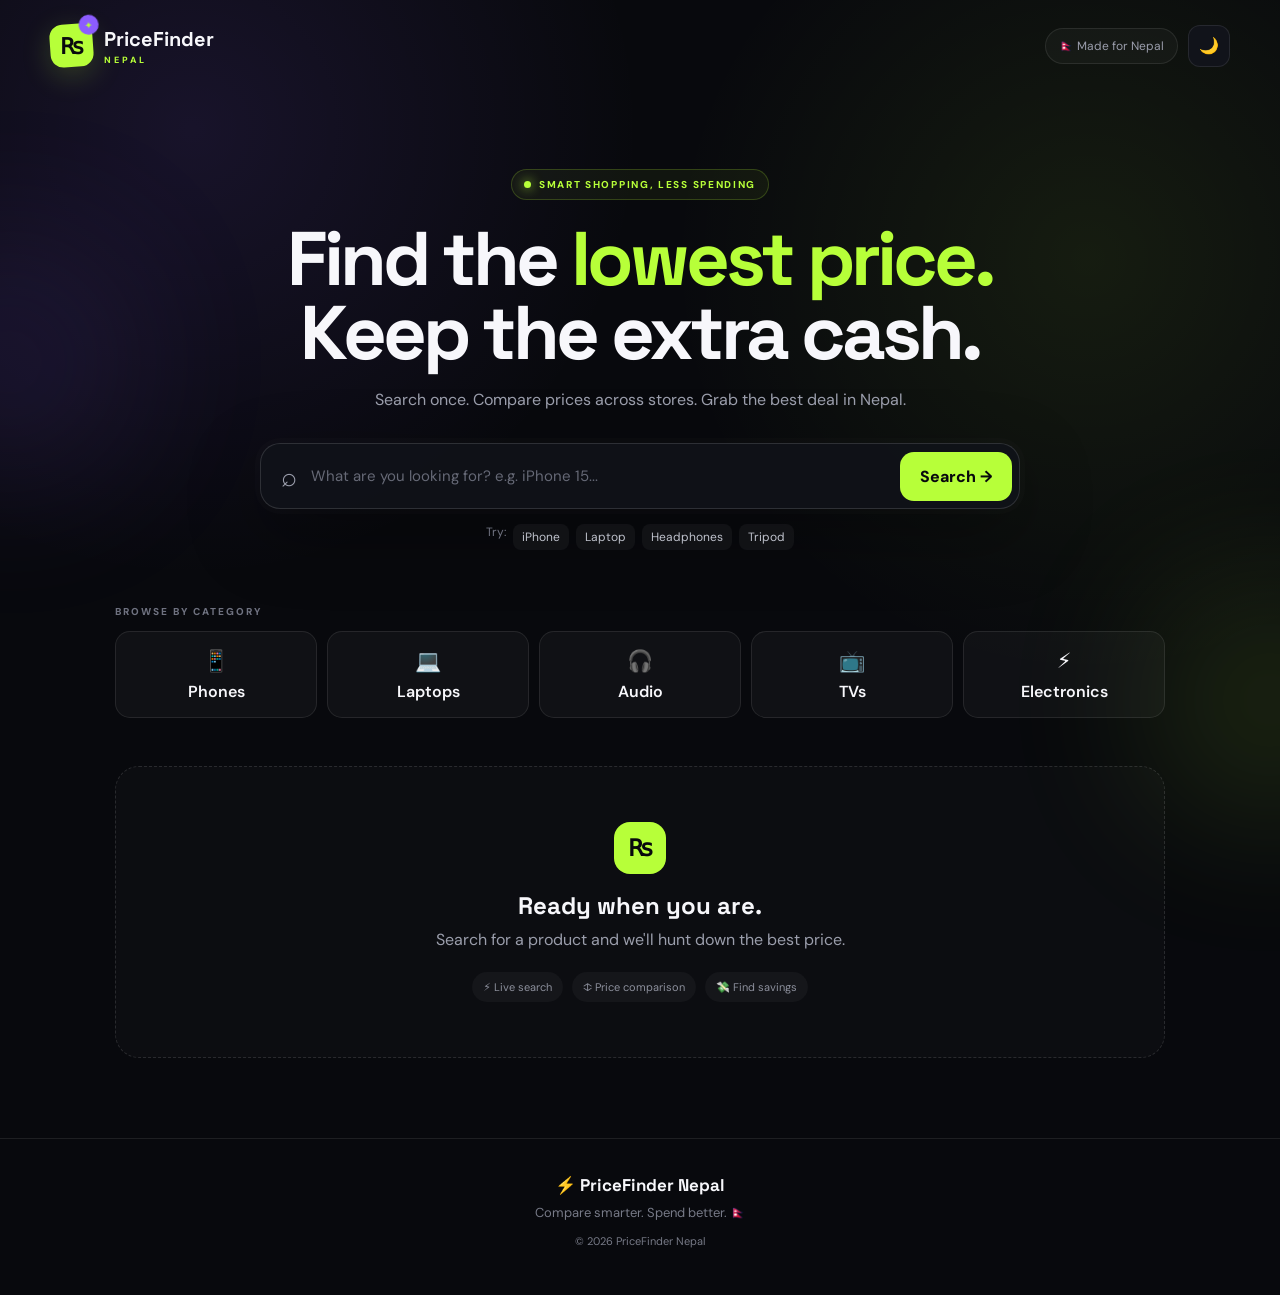
<file: index.html>
<!DOCTYPE html>
<html lang="en">
<head>
  <meta charset="UTF-8">

  <meta
    name="viewport"
    content="width=device-width, initial-scale=1.0"
  >

  <meta
    name="description"
    content="PriceFinder Nepal — compare prices and find the best deals from Nepali stores."
  >

  <title>PriceFinder Nepal ⚡</title>

  <link rel="stylesheet" href="style.css">
</head>

<body>

  <!-- ==========================================
       BACKGROUND GLOW
  =========================================== -->

  <div class="bg-glow glow-one"></div>
  <div class="bg-glow glow-two"></div>


  <!-- ==========================================
       HEADER
  =========================================== -->

  <header class="site-header">

    <!-- LOGO -->

    <a
      href="index.html"
      class="brand"
      aria-label="PriceFinder Nepal home"
    >

      <span
        class="brand-mark"
        aria-hidden="true"
      >

        <span class="brand-tag">
          ₨
        </span>

        <span class="brand-spark">
          ✦
        </span>

      </span>


      <span class="brand-copy">

        <strong>
          PriceFinder
        </strong>

        <small>
          NEPAL
        </small>

      </span>

    </a>


    <!-- HEADER ACTIONS -->

    <div class="header-actions">

      <span class="nepal-pill">
        🇳🇵 Made for Nepal
      </span>


      <!-- THEME BUTTON -->

      <button
        id="themeToggle"
        class="theme-toggle"
        type="button"
        aria-label="Switch to light mode"
      >
        🌙
      </button>

    </div>

  </header>



  <!-- ==========================================
       MAIN
  =========================================== -->

  <main class="page-shell">


    <!-- ========================================
         HERO
    ========================================= -->

    <section class="hero">

      <div class="hero-kicker">

        <span></span>

        SMART SHOPPING, LESS SPENDING

      </div>


      <h1>

        Find the
        <em>
          lowest price.
        </em>

        <br>

        Keep the extra cash.

      </h1>


      <p class="hero-text">

        Search once. Compare prices across stores.
        Grab the best deal in Nepal.

      </p>



      <!-- ======================================
           SEARCH
      ====================================== -->

      <div class="search-box">

        <span
          class="search-icon"
          aria-hidden="true"
        >
          ⌕
        </span>


        <input
          type="text"
          id="searchInput"
          placeholder="What are you looking for? e.g. iPhone 15..."
          autocomplete="off"
          aria-label="Search for a product"
          onkeydown="
            if(event.key === 'Enter')
            searchProduct()
          "
        >


        <button
          onclick="searchProduct()"
          type="button"
        >

          Search

          <span>
            →
          </span>

        </button>

      </div>



      <!-- QUICK SEARCH -->

      <div class="search-hint">

        <span>
          Try:
        </span>


        <button
          type="button"
          onclick="
            document.getElementById('searchInput').value='iPhone';
            searchProduct();
          "
        >
          iPhone
        </button>


        <button
          type="button"
          onclick="
            document.getElementById('searchInput').value='laptop';
            searchProduct();
          "
        >
          Laptop
        </button>


        <button
          type="button"
          onclick="
            document.getElementById('searchInput').value='headphones';
            searchProduct();
          "
        >
          Headphones
        </button>


        <button
          type="button"
          onclick="
            document.getElementById('searchInput').value='tripod';
            searchProduct();
          "
        >
          Tripod
        </button>

      </div>

    </section>



    <!-- ========================================
         CATEGORIES
    ========================================= -->

    <section class="category-section">

      <div class="section-label">
        BROWSE BY CATEGORY
      </div>


      <div class="categories">


        <button
          type="button"
          onclick="searchCategory('phone')"
        >

          <span>
            📱
          </span>

          Phones

        </button>



        <button
          type="button"
          onclick="searchCategory('laptop')"
        >

          <span>
            💻
          </span>

          Laptops

        </button>



        <button
          type="button"
          onclick="searchCategory('audio')"
        >

          <span>
            🎧
          </span>

          Audio

        </button>



        <button
          type="button"
          onclick="searchCategory('tv')"
        >

          <span>
            📺
          </span>

          TVs

        </button>



        <button
          type="button"
          onclick="searchCategory('electronics')"
        >

          <span>
            ⚡
          </span>

          Electronics

        </button>

      </div>

    </section>



    <!-- ========================================
         RESULTS
         
         IMPORTANT:
         Your existing script.js writes the
         search results into this container.
    ========================================= -->

    <section
      id="results"
      class="results-panel"
    >

      <div class="empty-state">

        <div class="empty-icon">
          ₨
        </div>


        <h2>
          Ready when you are.
        </h2>


        <p>
          Search for a product and
          we'll hunt down the best price.
        </p>


        <div class="mini-stats">

          <span>
            ⚡ Live search
          </span>

          <span>
            ↕ Price comparison
          </span>

          <span>
            💸 Find savings
          </span>

        </div>

      </div>

    </section>

  </main>



  <!-- ==========================================
       FOOTER
  =========================================== -->

  <footer class="site-footer">

    <div class="footer-brand">
      ⚡ PriceFinder Nepal
    </div>


    <p>
      Compare smarter. Spend better. 🇳🇵
    </p>


    <small>
      © 2026 PriceFinder Nepal
    </small>

  </footer>



  <!-- ==========================================
       YOUR EXISTING SEARCH SCRIPT
       
       DO NOT CHANGE script.js
  =========================================== -->

  <script src="script.js"></script>



  <!-- ==========================================
       DARK / LIGHT THEME
  =========================================== -->

  <script>

    document.addEventListener(
      "DOMContentLoaded",
      function () {

        const toggle =
          document.getElementById(
            "themeToggle"
          );


        /*
         * Make sure the button exists.
         */

        if (!toggle) {
          return;
        }


        /*
         * Get saved theme.
         */

        const savedTheme =
          localStorage.getItem(
            "pricefinder-theme"
          );


        /*
         * Apply theme.
         */

        function applyTheme(theme) {

          const isLight =
            theme === "light";


          /*
           * Add/remove light-mode
           * class from BODY.
           */

          document.body.classList.toggle(
            "light-mode",
            isLight
          );


          /*
           * Change button icon.
           */

          toggle.textContent =
            isLight
              ? "☀️"
              : "🌙";


          /*
           * Accessibility label.
           */

          toggle.setAttribute(
            "aria-label",
            isLight
              ? "Switch to dark mode"
              : "Switch to light mode"
          );

        }


        /*
         * Load saved theme.
         *
         * Default = DARK
         */

        if (
          savedTheme === "light"
        ) {

          applyTheme("light");

        } else {

          applyTheme("dark");

        }


        /*
         * THEME BUTTON CLICK
         */

        toggle.addEventListener(
          "click",
          function () {


            /*
             * Check current mode.
             */

            const currentlyLight =
              document.body.classList.contains(
                "light-mode"
              );


            /*
             * Choose next mode.
             */

            const nextTheme =
              currentlyLight
                ? "dark"
                : "light";


            /*
             * Save theme.
             */

            localStorage.setItem(
              "pricefinder-theme",
              nextTheme
            );


            /*
             * Apply theme.
             */

            applyTheme(
              nextTheme
            );

          }
        );

      }
    );

  </script>

</body>
</html>
</file>
<file: style.css>
@import url('https://fonts.googleapis.com/css2?family=DM+Sans:wght@400;500;600;700;800&family=Space+Grotesk:wght@500;600;700&display=swap');

:root {
  --bg: #08090d;
  --surface: #11131a;
  --surface-2: #171922;
  --surface-3: #1d202a;
  --text: #f7f7fb;
  --muted: #9b9eac;
  --muted-2: #6f7280;
  --line: rgba(255,255,255,.09);
  --accent: #b7ff39;
  --accent-2: #8c5cff;
  --danger: #ff5577;
  --warning: #ffc857;
  --shadow: 0 24px 70px rgba(0,0,0,.35);
}

* {
  box-sizing: border-box;
}

html {
  scroll-behavior: smooth;
}

body {
  margin: 0;
  min-height: 100vh;
  color: var(--text);
  background:
    radial-gradient(
      circle at 15% 10%,
      rgba(140,92,255,.12),
      transparent 28rem
    ),
    radial-gradient(
      circle at 85% 20%,
      rgba(183,255,57,.08),
      transparent 26rem
    ),
    var(--bg);
  font-family: "DM Sans", system-ui, sans-serif;
  transition:
    background .25s ease,
    color .25s ease;
}

button,
input {
  font: inherit;
}

button {
  cursor: pointer;
}

a {
  text-decoration: none;
}


/* ==========================================================
   BACKGROUND
========================================================== */

.bg-glow {
  position: fixed;
  width: 220px;
  height: 220px;
  border-radius: 50%;
  filter: blur(90px);
  opacity: .16;
  pointer-events: none;
  z-index: -1;
}

.glow-one {
  background: var(--accent-2);
  top: 28%;
  left: -100px;
}

.glow-two {
  background: var(--accent);
  right: -100px;
  bottom: 10%;
}


/* ==========================================================
   HEADER
========================================================== */

.site-header {
  width: min(1180px, calc(100% - 32px));
  margin: 0 auto;
  padding: 24px 0;
  display: flex;
  justify-content: space-between;
  align-items: center;
  gap: 20px;
}

.brand {
  display: inline-flex;
  align-items: center;
  gap: 11px;
  color: var(--text);
}

.brand-mark {
  width: 43px;
  height: 43px;
  display: grid;
  place-items: center;
  position: relative;
  border-radius: 13px;
  color: #090b0d;
  background: var(--accent);
  box-shadow:
    0 8px 30px rgba(183,255,57,.2);
  transform: rotate(-4deg);
}

.brand-tag {
  font:
    700 22px
    "Space Grotesk",
    sans-serif;
  transform: rotate(4deg);
}

.brand-spark {
  position: absolute;
  top: -8px;
  right: -7px;
  color: var(--accent);
  background: var(--accent-2);
  width: 20px;
  height: 20px;
  display: grid;
  place-items: center;
  border-radius: 50%;
  font-size: 10px;
}

.brand-copy {
  display: flex;
  flex-direction: column;
  line-height: .95;
}

.brand-copy strong {
  font:
    700 20px
    "Space Grotesk",
    sans-serif;
}

.brand-copy small {
  margin-top: 4px;
  color: var(--accent);
  font-size: 9px;
  font-weight: 800;
  letter-spacing: 3px;
}

.header-actions {
  display: flex;
  align-items: center;
  gap: 10px;
}

.nepal-pill {
  padding: 9px 13px;
  border: 1px solid var(--line);
  border-radius: 999px;
  color: var(--muted);
  font-size: 12px;
  background: rgba(255,255,255,.03);
}

.theme-toggle {
  width: 42px;
  height: 42px;
  border: 1px solid var(--line);
  border-radius: 12px;
  color: var(--text);
  background: var(--surface);
}


/* ==========================================================
   MAIN
========================================================== */

.page-shell {
  width: min(1050px, calc(100% - 32px));
  margin: 0 auto;
}


/* ==========================================================
   HERO
========================================================== */

.hero {
  text-align: center;
  padding: 78px 0 55px;
}

.hero-kicker {
  display: inline-flex;
  align-items: center;
  gap: 8px;
  padding: 8px 12px;
  border: 1px solid rgba(183,255,57,.2);
  border-radius: 999px;
  color: var(--accent);
  background: rgba(183,255,57,.05);
  font-size: 10px;
  font-weight: 800;
  letter-spacing: 1.7px;
}

.hero-kicker span,
.live-dot {
  width: 7px;
  height: 7px;
  border-radius: 50%;
  background: var(--accent);
  box-shadow: 0 0 12px var(--accent);
  animation: pulse 1.6s infinite;
}

.hero h1 {
  margin: 22px 0 15px;
  font:
    700 clamp(42px, 7vw, 76px)/.98
    "Space Grotesk",
    sans-serif;
  letter-spacing: -4px;
}

.hero h1 em {
  color: var(--accent);
  font-style: normal;
}

.hero-text {
  max-width: 560px;
  margin: 0 auto 30px;
  color: var(--muted);
  font-size: 16px;
  line-height: 1.7;
}


/* ==========================================================
   SEARCH
========================================================== */

.search-box {
  max-width: 760px;
  min-height: 66px;
  margin: 0 auto;
  display: flex;
  align-items: center;
  gap: 12px;
  padding: 7px 7px 7px 20px;
  border: 1px solid rgba(255,255,255,.13);
  border-radius: 20px;
  background: rgba(17,19,26,.88);
  box-shadow:
    var(--shadow),
    0 0 0 5px rgba(255,255,255,.015);
}

.search-icon {
  color: var(--muted);
  font-size: 27px;
}

.search-box input {
  min-width: 0;
  flex: 1;
  border: 0;
  outline: 0;
  color: var(--text);
  background: transparent;
  font-size: 15px;
}

.search-box input::placeholder {
  color: #666976;
}

.search-box button {
  border: 0;
  border-radius: 14px;
  padding: 14px 20px;
  color: #08090d;
  background: var(--accent);
  font-weight: 800;
  transition: .18s ease;
}

.search-box button:hover {
  transform: translateY(-2px);
  box-shadow:
    0 10px 25px
    rgba(183,255,57,.18);
}

.search-hint {
  margin-top: 15px;
  display: flex;
  justify-content: center;
  flex-wrap: wrap;
  gap: 7px;
  color: #707381;
  font-size: 12px;
}

.search-hint button {
  border: 0;
  padding: 5px 9px;
  border-radius: 8px;
  color: #bfc2cc;
  background: rgba(255,255,255,.045);
}

.search-hint button:hover {
  color: var(--accent);
}


/* ==========================================================
   CATEGORIES
========================================================== */

.category-section {
  margin-bottom: 48px;
}

.section-label {
  margin-bottom: 13px;
  color: var(--muted-2);
  font-size: 10px;
  font-weight: 800;
  letter-spacing: 2px;
}

.categories {
  display: grid;
  grid-template-columns:
    repeat(5, 1fr);
  gap: 10px;
}

.categories button {
  padding: 15px 10px;
  border: 1px solid var(--line);
  border-radius: 15px;
  color: var(--text);
  background: rgba(255,255,255,.035);
  font-weight: 600;
  transition: .18s ease;
}

.categories button span {
  display: block;
  margin-bottom: 6px;
  font-size: 21px;
}

.categories button:hover {
  border-color:
    rgba(183,255,57,.35);
  background:
    rgba(183,255,57,.06);
  transform: translateY(-3px);
}


/* ==========================================================
   RESULTS HEADER
========================================================== */

.results-panel {
  min-height: 280px;
  margin-bottom: 80px;
}

.results-header {
  display: flex;
  align-items: flex-end;
  justify-content: space-between;
  gap: 20px;
  margin-bottom: 20px;
}

.results-kicker {
  display: flex;
  align-items: center;
  gap: 8px;
  color: var(--accent);
  font-size: 10px;
  font-weight: 800;
  letter-spacing: 1.6px;
}

.results-header h2 {
  margin: 8px 0 5px;
  font:
    700 30px/1.1
    "Space Grotesk",
    sans-serif;
}

.results-header h2 strong {
  color: var(--accent);
}

.results-header p {
  margin: 0;
  color: var(--muted);
  font-size: 13px;
}

.results-count {
  min-width: 72px;
  padding: 12px 15px;
  border: 1px solid var(--line);
  border-radius: 14px;
  color: var(--accent);
  background: rgba(183,255,57,.05);
  text-align: center;
  font:
    700 22px
    "Space Grotesk",
    sans-serif;
}

.results-count small {
  display: block;
  margin-top: 2px;
  color: var(--muted);
  font-size: 8px;
  font-weight: 700;
  letter-spacing: 1.5px;
}


/* ==========================================================
   BEST DEAL
========================================================== */

.best-price-card {
  position: relative;
  overflow: hidden;
  margin-bottom: 42px;
  padding: 28px;
  border:
    1px solid
    rgba(183,255,57,.23);
  border-radius: 25px;
  background:
    radial-gradient(
      circle at 90% 0%,
      rgba(140,92,255,.18),
      transparent 18rem
    ),
    linear-gradient(
      135deg,
      rgba(183,255,57,.06),
      rgba(255,255,255,.025)
    ),
    var(--surface);
  box-shadow:
    0 25px 70px
    rgba(0,0,0,.22);
}

.best-deal-badge {
  position: absolute;
  top: 18px;
  right: 18px;
  padding: 7px 10px;
  border-radius: 999px;
  color: #08090d;
  background: var(--accent);
  font-size: 9px;
  font-weight: 900;
  letter-spacing: 1px;
}

.best-price-grid {
  display: grid;
  grid-template-columns: 190px 1fr;
  gap: 28px;
  align-items: center;
}

.best-product-image {
  width: 190px;
  height: 190px;
  display: grid;
  place-items: center;
  overflow: hidden;
  border-radius: 20px;
  background: #0a0b0f;
  border: 1px solid var(--line);
}

.best-product-image img {
  width: 100%;
  height: 100%;
  object-fit: contain;
  padding: 12px;
}

.store-chip {
  display: inline-flex;
  align-items: center;
  gap: 6px;
  padding: 6px 9px;
  border-radius: 8px;
  color: var(--accent);
  background: rgba(183,255,57,.08);
  font-size: 10px;
  font-weight: 800;
}

.best-product-info h3 {
  max-width: 650px;
  margin: 12px 0 20px;
  font:
    700 24px/1.2
    "Space Grotesk",
    sans-serif;
}

.best-price-row {
  display: flex;
  align-items: center;
  gap: 14px;
  flex-wrap: wrap;
}

.price-label {
  display: block;
  margin-bottom: 4px;
  color: var(--muted-2);
  font-size: 8px;
  font-weight: 900;
  letter-spacing: 1.5px;
}

.best-price {
  color: var(--accent);
  font:
    700 38px/1
    "Space Grotesk",
    sans-serif;
}

.savings-pill {
  padding: 8px 11px;
  border-radius: 10px;
  color: #08090d;
  background: var(--accent);
  font-size: 11px;
  font-weight: 900;
}

.deal-meta {
  display: flex;
  flex-wrap: wrap;
  gap: 8px;
  margin: 16px 0;
}

.deal-meta span {
  padding: 7px 9px;
  border: 1px solid var(--line);
  border-radius: 8px;
  color: var(--muted);
  background: rgba(255,255,255,.025);
  font-size: 10px;
}

.best-deal-actions {
  margin-top: 12px;
}


/* ==========================================================
   BUTTONS
========================================================== */

.primary-deal-button,
.deal-button,
.disabled-deal-button {
  display: inline-flex;
  align-items: center;
  justify-content: center;
  border-radius: 11px;
  font-weight: 900;
  font-size: 10px;
  letter-spacing: .5px;
  transition: .18s ease;
}

.primary-deal-button {
  min-height: 43px;
  padding: 0 18px;
  color: #08090d;
  background: var(--accent);
}

.primary-deal-button:hover,
.deal-button:hover {
  transform: translateY(-2px);
  box-shadow:
    0 10px 25px
    rgba(183,255,57,.18);
}


/* ==========================================================
   COMPARISON
========================================================== */

.comparison-heading {
  display: flex;
  align-items: flex-end;
  justify-content: space-between;
  margin-bottom: 13px;
}

.comparison-heading h2 {
  margin: 0;
  font:
    700 22px
    "Space Grotesk",
    sans-serif;
}

.store-count {
  color: var(--muted);
  font-size: 11px;
}

.comparison-list {
  display: grid;
  gap: 10px;
}

.comparison-card {
  display: grid;
  grid-template-columns:
    32px
    74px
    minmax(0,1fr)
    145px
    110px;
  gap: 15px;
  align-items: center;
  padding: 13px;
  border: 1px solid var(--line);
  border-radius: 17px;
  background: var(--surface);
  transition: .18s ease;
}

.comparison-card:hover {
  transform: translateY(-2px);
  border-color:
    rgba(183,255,57,.22);
  background: var(--surface-2);
}

.comparison-card.is-best {
  border-color:
    rgba(183,255,57,.2);
}

.rank-number {
  display: grid;
  place-items: center;
  width: 30px;
  height: 30px;
  border-radius: 9px;
  color: var(--muted);
  background: rgba(255,255,255,.04);
  font-size: 11px;
  font-weight: 800;
}

.comparison-image {
  width: 74px;
  height: 74px;
  overflow: hidden;
  display: grid;
  place-items: center;
  border-radius: 12px;
  background: #0b0c10;
  border: 1px solid var(--line);
}

.result-product-image {
  width: 100%;
  height: 100%;
  object-fit: contain;
  padding: 6px;
}

.store-line {
  display: flex;
  align-items: center;
  flex-wrap: wrap;
  gap: 7px;
}

.store-name {
  color: var(--accent);
  font-size: 11px;
  font-weight: 800;
}

.best-mini-badge {
  padding: 3px 6px;
  border-radius: 5px;
  color: #08090d;
  background: var(--accent);
  font-size: 7px;
  font-weight: 900;
}

.comparison-info h3 {
  margin: 5px 0 7px;
  color: var(--text);
  font-size: 12px;
  font-weight: 600;
  line-height: 1.35;
}

.availability {
  color: var(--muted);
  font-size: 9px;
}

.available {
  color: var(--accent);
}

.check-stock {
  color: var(--warning);
}

.comparison-price {
  text-align: right;
}

.comparison-price strong {
  display: block;
  color: var(--text);
  font:
    700 17px
    "Space Grotesk",
    sans-serif;
}

.comparison-price small {
  color: var(--danger);
  font-size: 8px;
}

.comparison-price .saving-small {
  color: var(--accent);
}

.comparison-action {
  text-align: right;
}

.deal-button {
  min-height: 36px;
  padding: 0 11px;
  color: #08090d;
  background: var(--accent);
  white-space: nowrap;
}

.disabled-deal-button {
  min-height: 36px;
  padding: 0 11px;
  color: var(--muted);
  border: 0;
  background: var(--surface-3);
  cursor: not-allowed;
}

.results-footnote {
  margin-top: 14px;
  color: var(--muted-2);
  text-align: center;
  font-size: 9px;
}

.results-footnote span {
  color: var(--accent);
}


/* ==========================================================
   STATES
========================================================== */

.empty-state,
.no-results,
.loading-state {
  padding: 55px 20px;
  text-align: center;
  border: 1px dashed rgba(255,255,255,.12);
  border-radius: 24px;
  background: rgba(255,255,255,.018);
}

.empty-icon,
.no-results-icon {
  width: 52px;
  height: 52px;
  margin: 0 auto 16px;
  display: grid;
  place-items: center;
  border-radius: 16px;
  color: #08090d;
  background: var(--accent);
  font:
    700 23px
    "Space Grotesk",
    sans-serif;
}

.empty-state h2,
.no-results h2,
.loading-state h2 {
  margin: 0 0 8px;
  font:
    700 24px
    "Space Grotesk",
    sans-serif;
}

.empty-state p,
.no-results p,
.loading-state p {
  margin: 0;
  color: var(--muted);
}

.mini-stats,
.no-results-tips {
  margin-top: 22px;
  display: flex;
  justify-content: center;
  flex-wrap: wrap;
  gap: 9px;
}

.mini-stats span,
.no-results-tips span {
  padding: 8px 11px;
  border-radius: 999px;
  color: #8d909d;
  background: rgba(255,255,255,.035);
  font-size: 11px;
}

.loading-orbit {
  width: 62px;
  height: 62px;
  margin: 0 auto 18px;
  display: grid;
  place-items: center;
  border: 2px solid rgba(183,255,57,.2);
  border-top-color: var(--accent);
  border-radius: 50%;
  animation: spin 1s linear infinite;
}

.loading-orbit span {
  color: var(--accent);
  font-weight: 900;
}


/* ==========================================================
   IMAGE FALLBACK
========================================================== */

.image-placeholder {
  width: 100%;
  height: 100%;
  display: grid;
  place-items: center;
  color: var(--accent);
  background: #0a0b0f;
  font:
    700 28px
    "Space Grotesk",
    sans-serif;
}


/* ==========================================================
   FOOTER
========================================================== */

.site-footer {
  padding: 35px 20px 45px;
  border-top: 1px solid var(--line);
  text-align: center;
  color: #777a87;
}

.footer-brand {
  color: var(--text);
  font:
    700 17px
    "Space Grotesk",
    sans-serif;
}

.site-footer p {
  margin: 8px 0;
  font-size: 13px;
}

.site-footer small {
  font-size: 11px;
}


/* ==========================================================
   LIGHT MODE
========================================================== */

.light-mode {
  --bg: #f6f7f2;
  --surface: #ffffff;
  --surface-2: #f0f2ea;
  --surface-3: #e7e9e2;
  --text: #111318;
  --muted: #666a75;
  --muted-2: #747782;
  --line: rgba(15,20,10,.1);
}

.light-mode .search-box {
  background: rgba(255,255,255,.92);
}

.light-mode .search-box input {
  color: var(--text);
}

.light-mode .comparison-image,
.light-mode .best-product-image {
  background: #f0f1ed;
}

.light-mode .image-placeholder {
  background: #eef0e8;
}


/* ==========================================================
   ANIMATIONS
========================================================== */

@keyframes pulse {
  50% {
    opacity: .35;
    transform: scale(.7);
  }
}

@keyframes spin {
  to {
    transform: rotate(360deg);
  }
}


/* ==========================================================
   TABLET
========================================================== */

@media (max-width: 850px) {

  .comparison-card {
    grid-template-columns:
      30px
      65px
      minmax(0,1fr);
  }

  .comparison-price {
    grid-column: 3;
    text-align: left;
  }

  .comparison-action {
    grid-column: 3;
    text-align: left;
  }

  .comparison-image {
    width: 65px;
    height: 65px;
  }
}


/* ==========================================================
   MOBILE
========================================================== */

@media (max-width: 720px) {

  .site-header {
    padding-top: 17px;
  }

  .nepal-pill {
    display: none;
  }

  .hero {
    padding-top: 48px;
  }

  .hero h1 {
    letter-spacing: -2.5px;
  }

  .search-box {
    border-radius: 17px;
  }

  .categories {
    grid-template-columns:
      repeat(2,1fr);
  }

  .categories button:last-child {
    grid-column: 1 / -1;
  }

  .best-price-grid {
    grid-template-columns: 1fr;
  }

  .best-product-image {
    width: 150px;
    height: 150px;
  }

  .best-price-card {
    padding: 20px;
  }

  .best-product-info h3 {
    font-size: 20px;
  }

  .best-price {
    font-size: 32px;
  }

  .results-header {
    align-items: flex-start;
  }
}


/* ==========================================================
   SMALL PHONE
========================================================== */

@media (max-width: 480px) {

  .page-shell,
  .site-header {
    width: calc(100% - 22px);
  }

  .hero h1 {
    font-size: 43px;
  }

  .hero-text {
    font-size: 14px;
  }

  .search-box {
    padding-left: 14px;
  }

  .search-icon {
    display: none;
  }

  .search-box input {
    font-size: 13px;
  }

  .results-header h2 {
    font-size: 23px;
  }

  .comparison-card {
    grid-template-columns:
      28px
      58px
      minmax(0,1fr);
    gap: 9px;
    padding: 10px;
  }

  .comparison-image {
    width: 58px;
    height: 58px;
  }

  .comparison-info h3 {
    font-size: 11px;
  }
}
</file>
